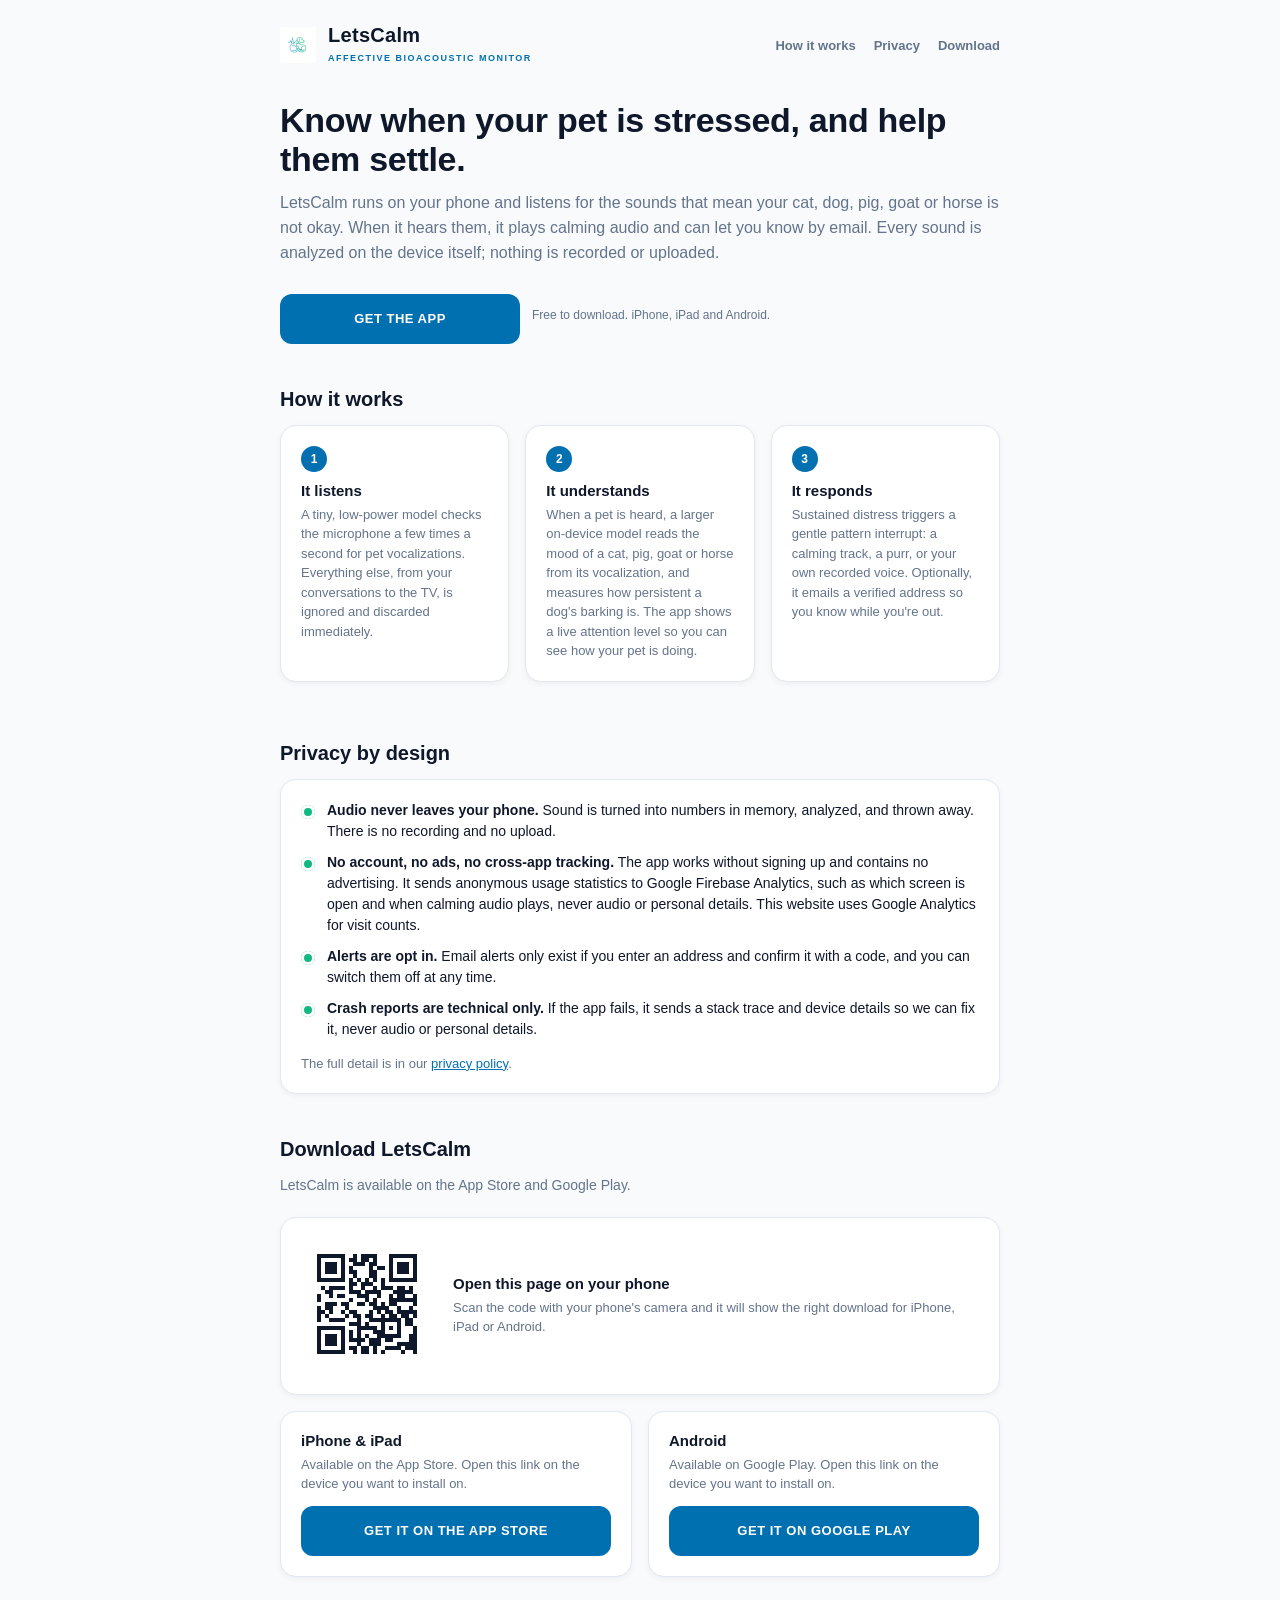
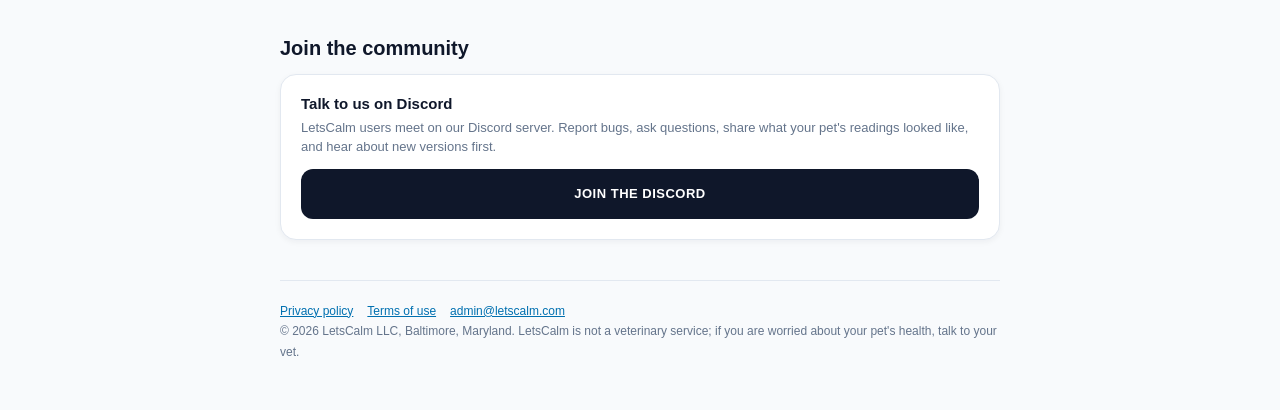
<file: index.html>
<!doctype html>
<html lang="en">
<head>
  <meta charset="utf-8">
  <meta name="viewport" content="width=device-width, initial-scale=1">
  <title>LetsCalm — on-device pet stress monitoring</title>
  <meta name="description" content="LetsCalm listens for signs of stress in your cat, dog, pig, goat or horse and responds with calming audio, with every sound processed on your phone and never uploaded.">
  <link rel="icon" href="icon.png">
  <link rel="stylesheet" href="style.css">
  <script src="analytics.js" defer></script>
</head>
<body>
<main>
  <header class="top">
    <a class="brand" href="/">
      <img src="icon.png" alt="">
      <div><strong>LetsCalm</strong><span>AFFECTIVE BIOACOUSTIC MONITOR</span></div>
    </a>
    <nav><a href="#how">How it works</a><a href="#privacy">Privacy</a><a href="#download">Download</a></nav>
  </header>

  <!-- HERO -->
  <h1>Know when your pet is stressed, and help them settle.</h1>
  <p class="lead">LetsCalm runs on your phone and listens for the sounds that mean your cat, dog, pig, goat or horse is not okay. When it hears them, it plays calming audio and can let you know by email. Every sound is analyzed on the device itself; nothing is recorded or uploaded.</p>
  <div class="hero-cta">
    <a class="btn" href="#download" id="hero-btn">Get the app</a>
    <span class="note" id="hero-note">Free to download. iPhone, iPad and Android.</span>
  </div>

  <!-- HOW IT WORKS -->
  <h2 class="section" id="how">How it works</h2>
  <div class="grid3">
    <div class="card">
      <div class="step-no">1</div>
      <h3>It listens</h3>
      <p>A tiny, low-power model checks the microphone a few times a second for pet vocalizations. Everything else, from your conversations to the TV, is ignored and discarded immediately.</p>
    </div>
    <div class="card">
      <div class="step-no">2</div>
      <h3>It understands</h3>
      <p>When a pet is heard, a larger on-device model reads the mood of a cat, pig, goat or horse from its vocalization, and measures how persistent a dog's barking is. The app shows a live attention level so you can see how your pet is doing.</p>
    </div>
    <div class="card">
      <div class="step-no">3</div>
      <h3>It responds</h3>
      <p>Sustained distress triggers a gentle pattern interrupt: a calming track, a purr, or your own recorded voice. Optionally, it emails a verified address so you know while you're out.</p>
    </div>
  </div>

  <!-- PRIVACY -->
  <h2 class="section" id="privacy">Privacy by design</h2>
  <div class="card">
    <ul class="checks">
      <li><b>Audio never leaves your phone.</b> Sound is turned into numbers in memory, analyzed, and thrown away. There is no recording and no upload.</li>
      <li><b>No account, no ads, no cross-app tracking.</b> The app works without signing up and contains no advertising. It sends anonymous usage statistics to Google Firebase Analytics, such as which screen is open and when calming audio plays, never audio or personal details. This website uses Google Analytics for visit counts.</li>
      <li><b>Alerts are opt in.</b> Email alerts only exist if you enter an address and confirm it with a code, and you can switch them off at any time.</li>
      <li><b>Crash reports are technical only.</b> If the app fails, it sends a stack trace and device details so we can fix it, never audio or personal details.</li>
    </ul>
    <p style="margin-top:14px">The full detail is in our <a href="/privacy.html">privacy policy</a>.</p>
  </div>

  <!-- DOWNLOAD -->
  <h2 class="section" id="download">Download LetsCalm</h2>
  <p class="lead" style="font-size:14px">LetsCalm is available on the App Store and Google Play.</p>

  <!-- iPhone / iPad -->
  <section id="ios" hidden>
    <div class="card">
      <h3>Install on iPhone or iPad</h3>
      <p>LetsCalm is on the App Store for iPhone and iPad.</p>
      <a class="btn" id="ios-link" href="#">Get it on the App Store</a>
    </div>
  </section>

  <!-- Android -->
  <section id="android" hidden>
    <div class="card">
      <h3>Install on Android</h3>
      <p>LetsCalm is on Google Play for Android phones and tablets.</p>
      <a class="btn" id="android-play" href="#">Get it on Google Play</a>
    </div>
  </section>

  <!-- Desktop / other -->
  <section id="all" hidden>
    <div class="card qr">
      <div id="qr-svg" aria-label="QR code for letscalm.com"><svg width="174" height="174" viewBox="-12 -12 198 198" class="segno"><path transform="scale(6)" class="qrline" stroke="#0f172a" d="M2 2.5h7m2 0h1m1 0h4m3 0h7m-25 1h1m5 0h1m1 0h2m1 0h2m1 0h1m3 0h1m5 0h1m-25 1h1m1 0h3m1 0h1m2 0h3m1 0h2m3 0h1m1 0h3m1 0h1m-25 1h1m1 0h3m1 0h1m1 0h1m4 0h1m1 0h2m1 0h1m1 0h3m1 0h1m-25 1h1m1 0h3m1 0h1m1 0h2m3 0h2m3 0h1m1 0h3m1 0h1m-25 1h1m5 0h1m2 0h1m3 0h2m3 0h1m5 0h1m-25 1h7m1 0h1m1 0h1m1 0h1m1 0h1m1 0h1m1 0h7m-17 1h2m1 0h3m2 0h1m-16 1h1m1 0h4m1 0h1m2 0h1m2 0h1m1 0h3m1 0h2m1 0h1m-22 1h2m4 0h3m1 0h4m3 0h5m-24 1h1m2 0h1m1 0h2m3 0h3m2 0h1m2 0h1m1 0h2m2 0h1m-25 1h1m7 0h1m3 0h1m1 0h1m3 0h7m-23 1h3m1 0h2m2 0h2m1 0h2m1 0h1m1 0h2m4 0h1m-25 1h1m1 0h2m3 0h1m6 0h4m2 0h1m2 0h1m-24 1h2m1 0h1m2 0h1m1 0h2m3 0h1m1 0h1m1 0h2m1 0h5m-25 1h1m1 0h1m4 0h1m1 0h2m1 0h2m2 0h1m1 0h2m1 0h2m1 0h1m-25 1h1m2 0h4m3 0h1m2 0h8m1 0h2m-16 1h3m1 0h1m3 0h1m3 0h1m1 0h2m-24 1h7m3 0h5m1 0h1m1 0h1m1 0h1m3 0h1m-25 1h1m5 0h1m1 0h1m1 0h1m3 0h3m3 0h1m3 0h1m-25 1h1m1 0h3m1 0h1m1 0h1m1 0h1m1 0h1m2 0h6m2 0h2m-25 1h1m1 0h3m1 0h1m1 0h4m1 0h3m1 0h2m4 0h2m-25 1h1m1 0h3m1 0h1m3 0h1m2 0h3m4 0h5m-25 1h1m5 0h1m1 0h2m1 0h2m1 0h1m2 0h4m1 0h3m-25 1h7m2 0h1m1 0h2m1 0h1m1 0h1m4 0h1m2 0h1"/></svg></div>
      <div>
        <h3>Open this page on your phone</h3>
        <p style="margin:0">Scan the code with your phone's camera and it will show the right download for iPhone, iPad or Android.</p>
      </div>
    </div>
    <div class="grid">
      <div class="card">
        <h3>iPhone &amp; iPad</h3>
        <p>Available on the App Store. Open this link on the device you want to install on.</p>
        <a class="btn" id="ios-link-2" href="#">Get it on the App Store</a>
      </div>
      <div class="card">
        <h3>Android</h3>
        <p>Available on Google Play. Open this link on the device you want to install on.</p>
        <a class="btn" id="android-play-2" href="#">Get it on Google Play</a>
      </div>
    </div>
  </section>

  <!-- COMMUNITY -->
  <h2 class="section" id="community">Join the community</h2>
  <div class="card">
    <h3>Talk to us on Discord</h3>
    <p>LetsCalm users meet on our Discord server. Report bugs, ask questions, share what your pet's readings looked like, and hear about new versions first.</p>
    <a class="btn dark" id="discord-link" href="#" rel="noopener" target="_blank">Join the Discord</a>
  </div>

  <footer>
    <a href="/privacy.html">Privacy policy</a><a href="/terms.html">Terms of use</a><a href="mailto:admin@letscalm.com">admin@letscalm.com</a><br>
    © 2026 LetsCalm LLC, Baltimore, Maryland. LetsCalm is not a veterinary service; if you are worried about your pet's health, talk to your vet.
  </footer>
</main>

<script>
  // --- Store links. ---
  const LINKS = {
    ios: 'https://apps.apple.com/app/id6782188883',
    androidPlay: 'https://play.google.com/store/apps/details?id=com.letscalm.mobile',
    discord: 'https://discord.gg/NavzxsYyVa',
  };

  for (const id of ['ios-link', 'ios-link-2']) document.getElementById(id).href = LINKS.ios;
  for (const id of ['android-play', 'android-play-2']) document.getElementById(id).href = LINKS.androidPlay;
  document.getElementById('discord-link').href = LINKS.discord;

  // --- Detection. `?os=ios|android|all` forces a view for testing. ---
  const ua = navigator.userAgent;
  const forced = new URLSearchParams(location.search).get('os');
  const isAndroid = /Android/.test(ua);
  const isIOS = !isAndroid && (/iPhone|iPad|iPod/.test(ua)
    || (navigator.platform === 'MacIntel' && navigator.maxTouchPoints > 1)); // iPadOS reports itself as a Mac
  const view = forced || (isAndroid ? 'android' : isIOS ? 'ios' : 'all');
  document.getElementById(view).hidden = false;

  // On a phone the hero button can go straight to the store link.
  if (view === 'ios') {
    document.getElementById('hero-btn').href = LINKS.ios;
    document.getElementById('hero-btn').textContent = 'Get it on the App Store';
    document.getElementById('hero-note').textContent = 'Free to download. Opens the App Store.';
  } else if (view === 'android') {
    document.getElementById('hero-btn').href = LINKS.androidPlay;
    document.getElementById('hero-btn').textContent = 'Get it on Google Play';
    document.getElementById('hero-note').textContent = 'Free to download. Opens Google Play.';
  }
</script>
</body>
</html>
</file>
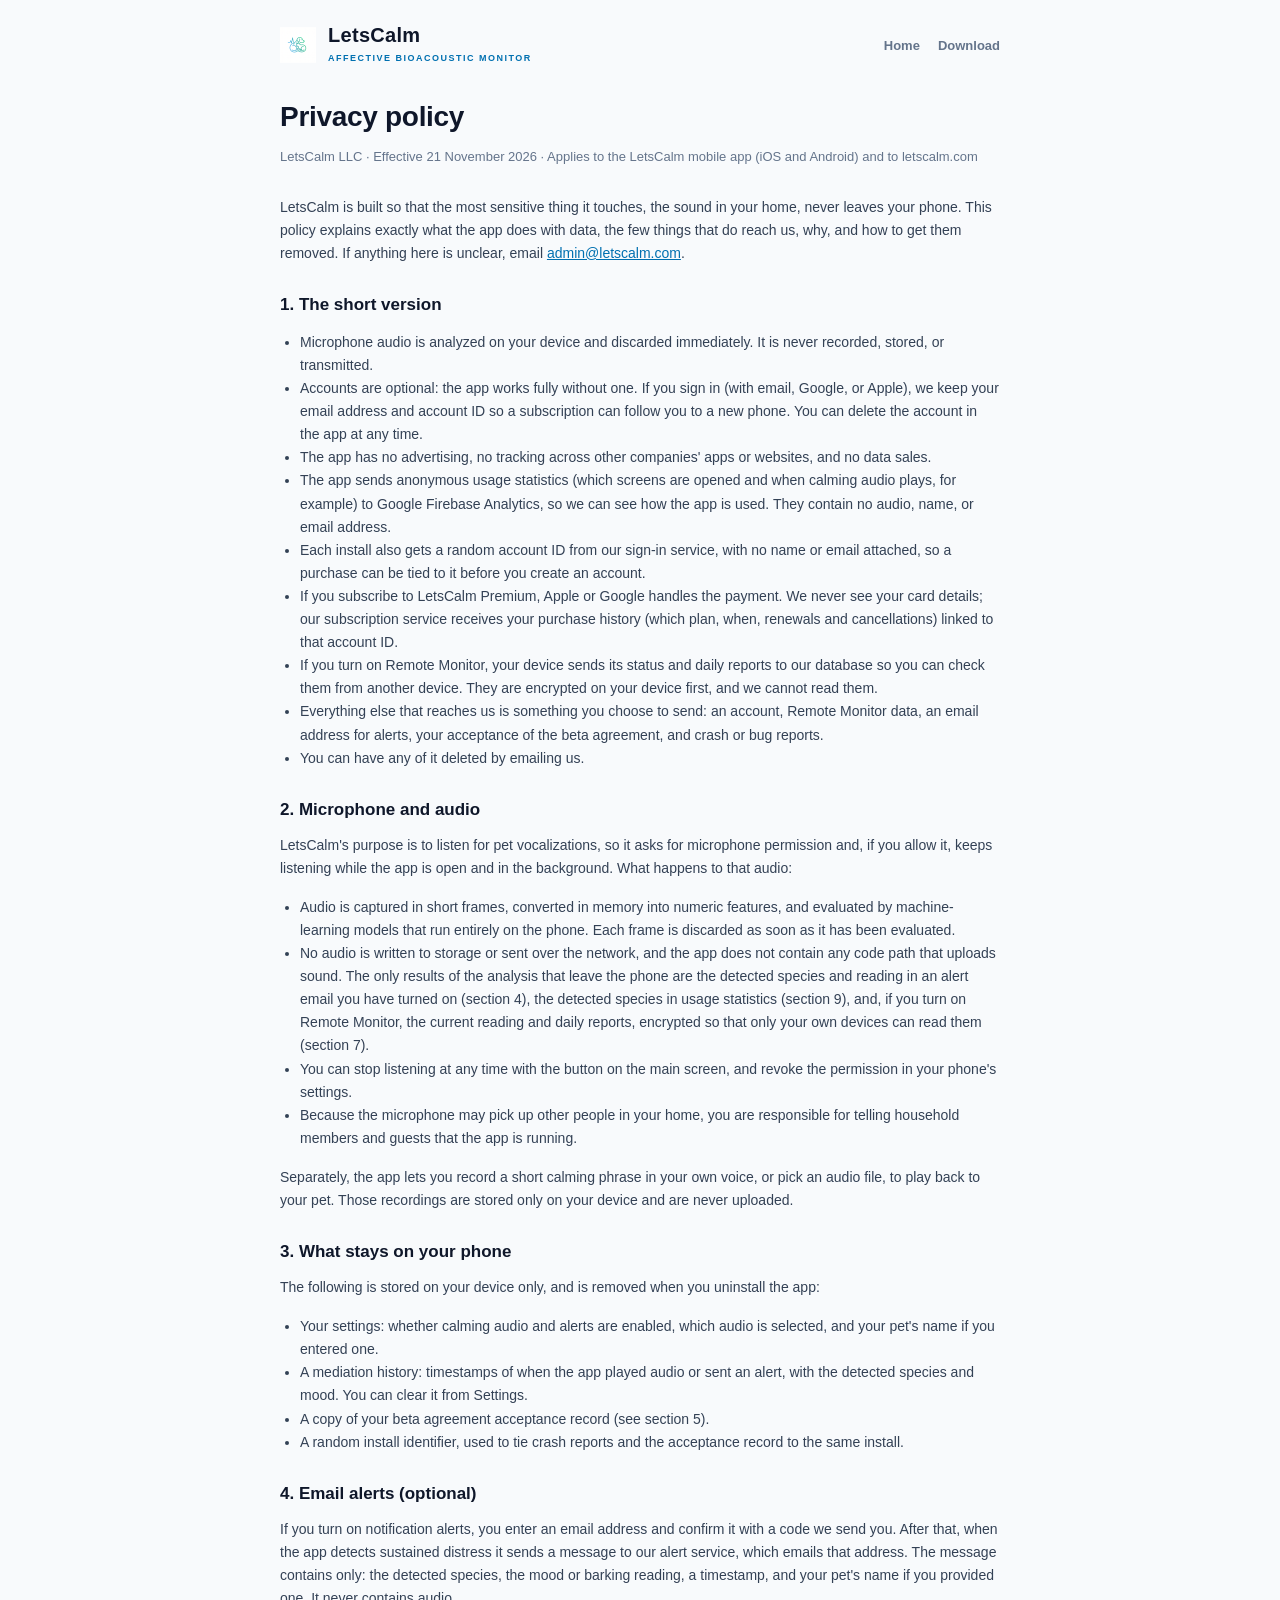
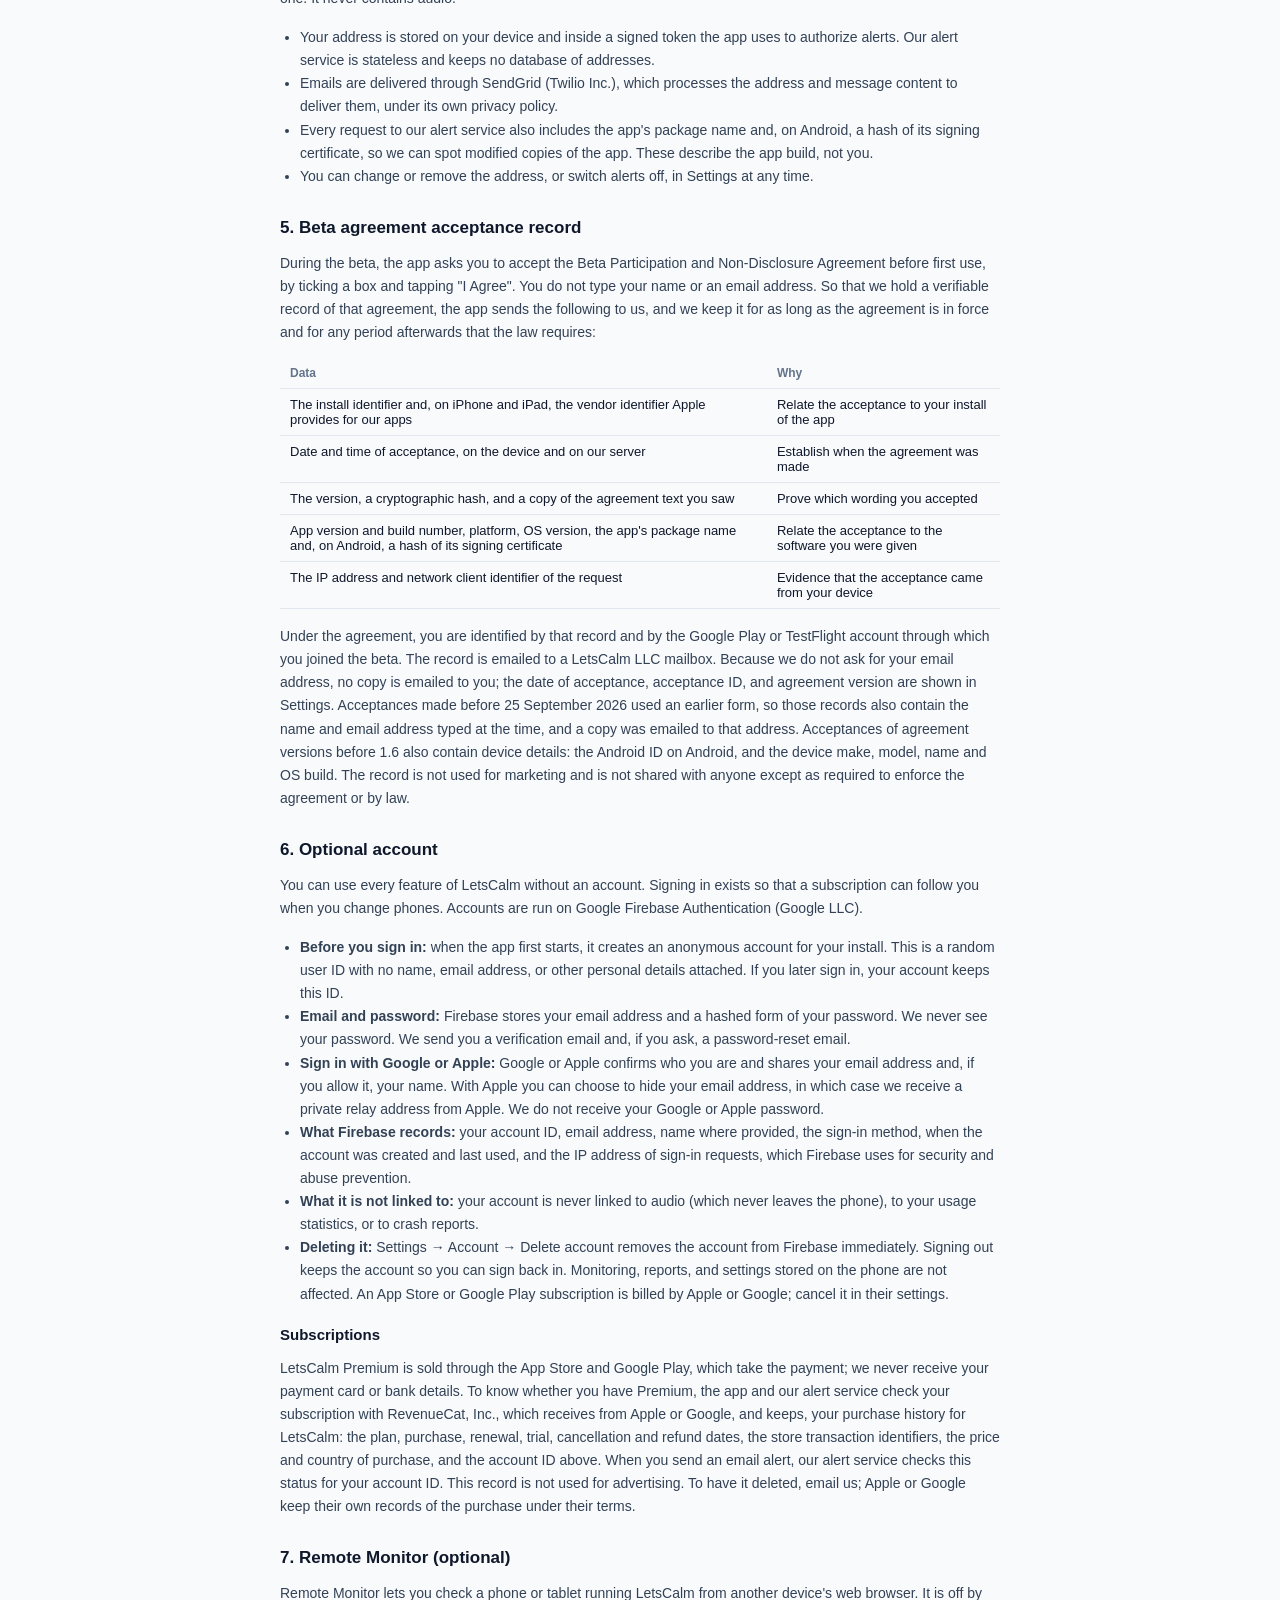
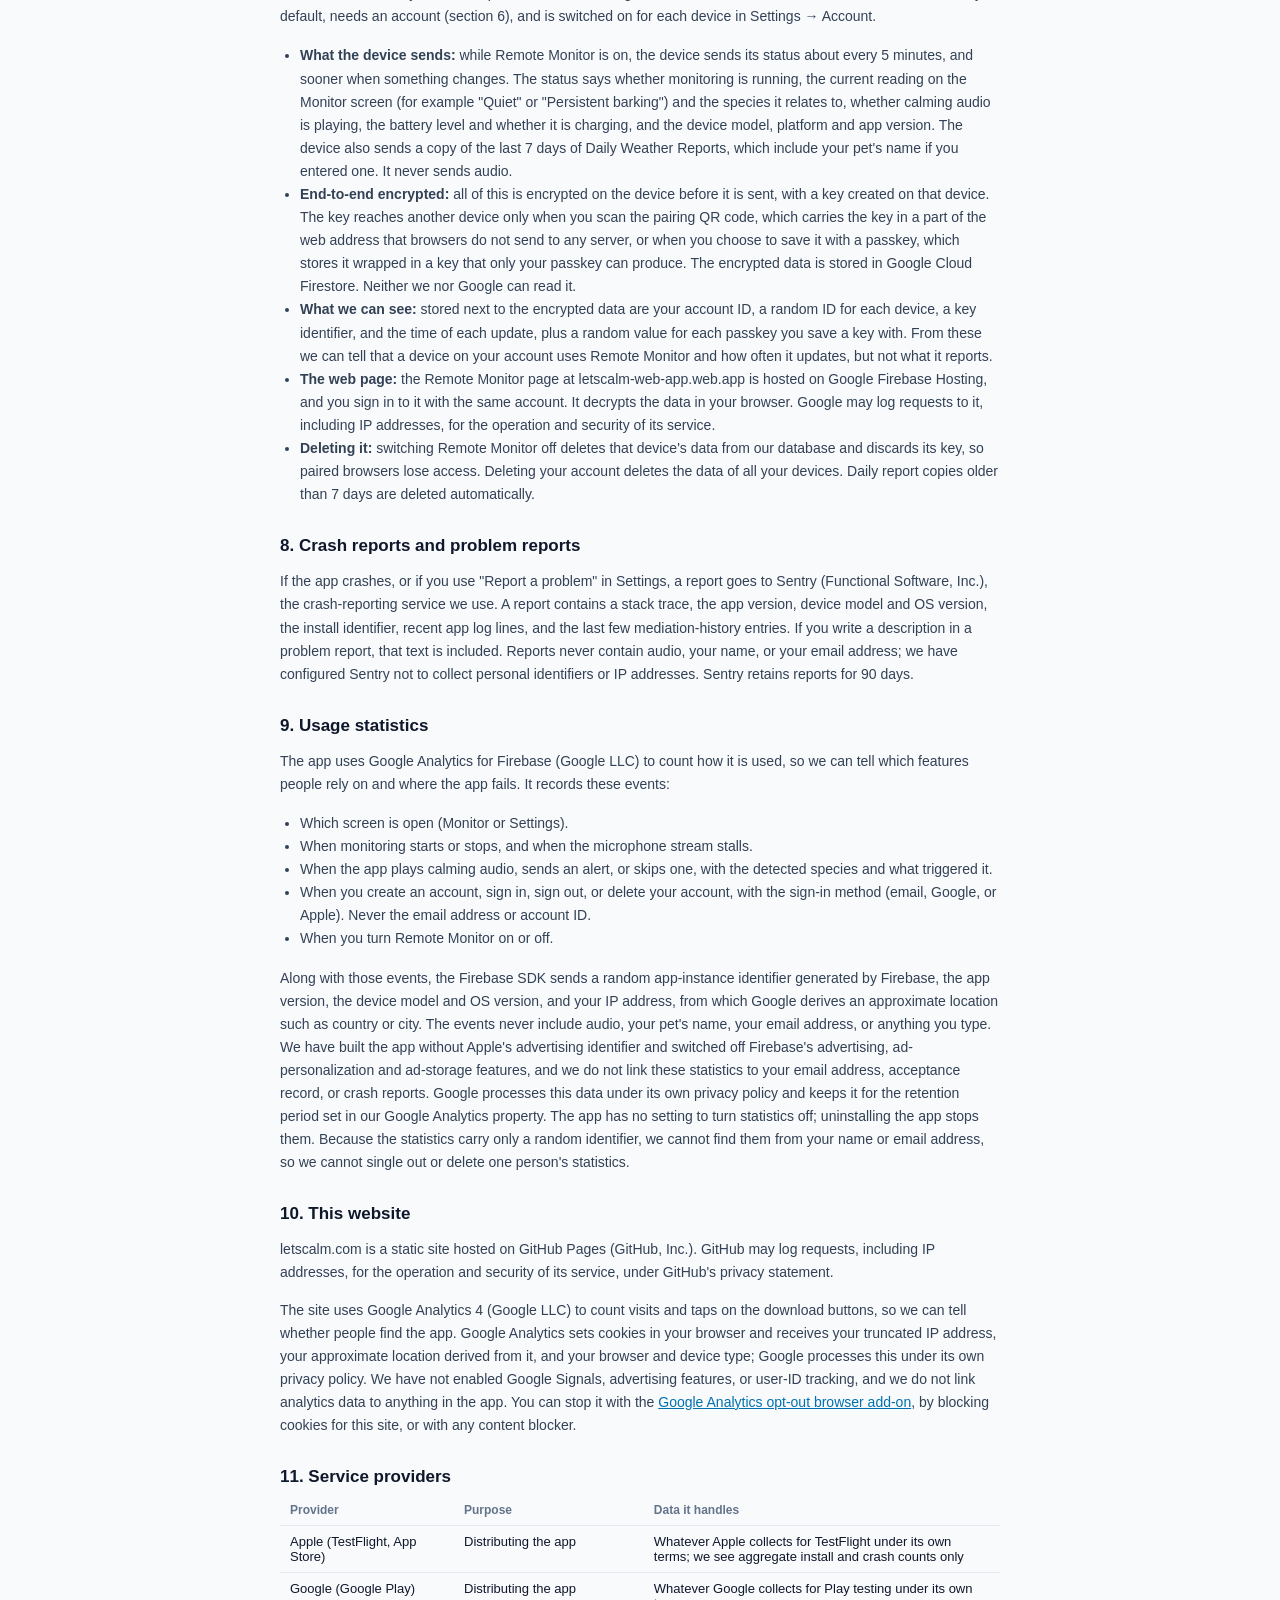
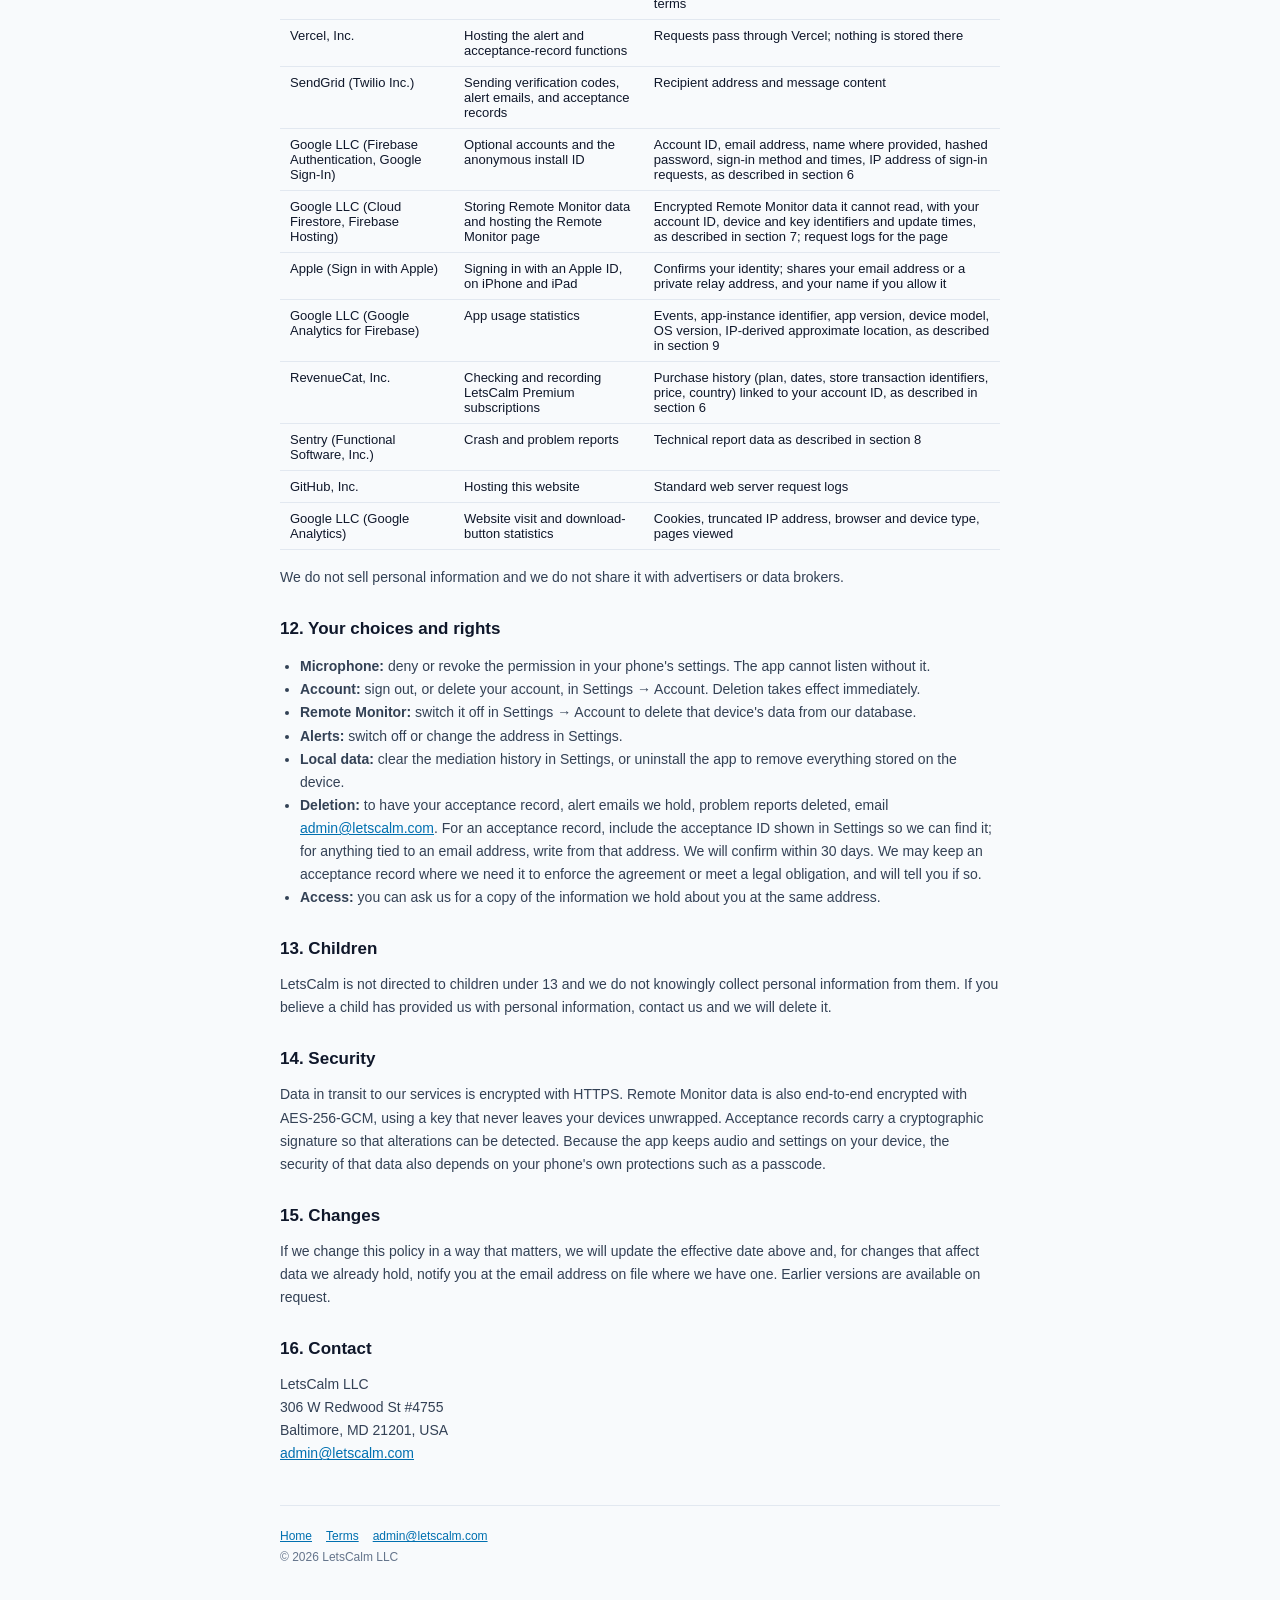
<file: privacy.html>
<!doctype html>
<html lang="en">
<head>
  <meta charset="utf-8">
  <meta name="viewport" content="width=device-width, initial-scale=1">
  <title>LetsCalm privacy policy</title>
  <meta name="description" content="What the LetsCalm app collects, what it never collects, and how LetsCalm LLC uses it.">
  <link rel="icon" href="icon.png">
  <link rel="stylesheet" href="style.css">
  <script src="analytics.js" defer></script>
</head>
<body>
<main class="legal">
  <header class="top">
    <a class="brand" href="/">
      <img src="icon.png" alt="">
      <div><strong>LetsCalm</strong><span>AFFECTIVE BIOACOUSTIC MONITOR</span></div>
    </a>
    <nav><a href="/">Home</a><a href="/#download">Download</a></nav>
  </header>

  <h1>Privacy policy</h1>
  <p class="meta">LetsCalm LLC · Effective 21 November 2026 · Applies to the LetsCalm mobile app (iOS and Android) and to letscalm.com</p>

  <p>LetsCalm is built so that the most sensitive thing it touches, the sound in your home, never leaves your phone. This policy explains exactly what the app does with data, the few things that do reach us, why, and how to get them removed. If anything here is unclear, email <a href="mailto:admin@letscalm.com">admin@letscalm.com</a>.</p>

  <h2>1. The short version</h2>
  <ul>
    <li>Microphone audio is analyzed on your device and discarded immediately. It is never recorded, stored, or transmitted.</li>
    <li>Accounts are optional: the app works fully without one. If you sign in (with email, Google, or Apple), we keep your email address and account ID so a subscription can follow you to a new phone. You can delete the account in the app at any time.</li>
    <li>The app has no advertising, no tracking across other companies' apps or websites, and no data sales.</li>
    <li>The app sends anonymous usage statistics (which screens are opened and when calming audio plays, for example) to Google Firebase Analytics, so we can see how the app is used. They contain no audio, name, or email address.</li>
    <li>Each install also gets a random account ID from our sign-in service, with no name or email attached, so a purchase can be tied to it before you create an account.</li>
    <li>If you subscribe to LetsCalm Premium, Apple or Google handles the payment. We never see your card details; our subscription service receives your purchase history (which plan, when, renewals and cancellations) linked to that account ID.</li>
    <li>If you turn on Remote Monitor, your device sends its status and daily reports to our database so you can check them from another device. They are encrypted on your device first, and we cannot read them.</li>
    <li>Everything else that reaches us is something you choose to send: an account, Remote Monitor data, an email address for alerts, your acceptance of the beta agreement, and crash or bug reports.</li>
    <li>You can have any of it deleted by emailing us.</li>
  </ul>

  <h2>2. Microphone and audio</h2>
  <p>LetsCalm's purpose is to listen for pet vocalizations, so it asks for microphone permission and, if you allow it, keeps listening while the app is open and in the background. What happens to that audio:</p>
  <ul>
    <li>Audio is captured in short frames, converted in memory into numeric features, and evaluated by machine-learning models that run entirely on the phone. Each frame is discarded as soon as it has been evaluated.</li>
    <li>No audio is written to storage or sent over the network, and the app does not contain any code path that uploads sound. The only results of the analysis that leave the phone are the detected species and reading in an alert email you have turned on (section 4), the detected species in usage statistics (section 9), and, if you turn on Remote Monitor, the current reading and daily reports, encrypted so that only your own devices can read them (section 7).</li>
    <li>You can stop listening at any time with the button on the main screen, and revoke the permission in your phone's settings.</li>
    <li>Because the microphone may pick up other people in your home, you are responsible for telling household members and guests that the app is running.</li>
  </ul>
  <p>Separately, the app lets you record a short calming phrase in your own voice, or pick an audio file, to play back to your pet. Those recordings are stored only on your device and are never uploaded.</p>

  <h2>3. What stays on your phone</h2>
  <p>The following is stored on your device only, and is removed when you uninstall the app:</p>
  <ul>
    <li>Your settings: whether calming audio and alerts are enabled, which audio is selected, and your pet's name if you entered one.</li>
    <li>A mediation history: timestamps of when the app played audio or sent an alert, with the detected species and mood. You can clear it from Settings.</li>
    <li>A copy of your beta agreement acceptance record (see section 5).</li>
    <li>A random install identifier, used to tie crash reports and the acceptance record to the same install.</li>
  </ul>

  <h2>4. Email alerts (optional)</h2>
  <p>If you turn on notification alerts, you enter an email address and confirm it with a code we send you. After that, when the app detects sustained distress it sends a message to our alert service, which emails that address. The message contains only: the detected species, the mood or barking reading, a timestamp, and your pet's name if you provided one. It never contains audio.</p>
  <ul>
    <li>Your address is stored on your device and inside a signed token the app uses to authorize alerts. Our alert service is stateless and keeps no database of addresses.</li>
    <li>Emails are delivered through SendGrid (Twilio Inc.), which processes the address and message content to deliver them, under its own privacy policy.</li>
    <li>Every request to our alert service also includes the app's package name and, on Android, a hash of its signing certificate, so we can spot modified copies of the app. These describe the app build, not you.</li>
    <li>You can change or remove the address, or switch alerts off, in Settings at any time.</li>
  </ul>

  <h2>5. Beta agreement acceptance record</h2>
  <p>During the beta, the app asks you to accept the Beta Participation and Non-Disclosure Agreement before first use, by ticking a box and tapping "I Agree". You do not type your name or an email address. So that we hold a verifiable record of that agreement, the app sends the following to us, and we keep it for as long as the agreement is in force and for any period afterwards that the law requires:</p>
  <table>
    <tr><th>Data</th><th>Why</th></tr>
    <tr><td>The install identifier and, on iPhone and iPad, the vendor identifier Apple provides for our apps</td><td>Relate the acceptance to your install of the app</td></tr>
    <tr><td>Date and time of acceptance, on the device and on our server</td><td>Establish when the agreement was made</td></tr>
    <tr><td>The version, a cryptographic hash, and a copy of the agreement text you saw</td><td>Prove which wording you accepted</td></tr>
    <tr><td>App version and build number, platform, OS version, the app's package name and, on Android, a hash of its signing certificate</td><td>Relate the acceptance to the software you were given</td></tr>
    <tr><td>The IP address and network client identifier of the request</td><td>Evidence that the acceptance came from your device</td></tr>
  </table>
  <p>Under the agreement, you are identified by that record and by the Google Play or TestFlight account through which you joined the beta. The record is emailed to a LetsCalm LLC mailbox. Because we do not ask for your email address, no copy is emailed to you; the date of acceptance, acceptance ID, and agreement version are shown in Settings. Acceptances made before 25 September 2026 used an earlier form, so those records also contain the name and email address typed at the time, and a copy was emailed to that address. Acceptances of agreement versions before 1.6 also contain device details: the Android ID on Android, and the device make, model, name and OS build. The record is not used for marketing and is not shared with anyone except as required to enforce the agreement or by law.</p>

  <h2>6. Optional account</h2>
  <p>You can use every feature of LetsCalm without an account. Signing in exists so that a subscription can follow you when you change phones. Accounts are run on Google Firebase Authentication (Google LLC).</p>
  <ul>
    <li><b>Before you sign in:</b> when the app first starts, it creates an anonymous account for your install. This is a random user ID with no name, email address, or other personal details attached. If you later sign in, your account keeps this ID.</li>
    <li><b>Email and password:</b> Firebase stores your email address and a hashed form of your password. We never see your password. We send you a verification email and, if you ask, a password-reset email.</li>
    <li><b>Sign in with Google or Apple:</b> Google or Apple confirms who you are and shares your email address and, if you allow it, your name. With Apple you can choose to hide your email address, in which case we receive a private relay address from Apple. We do not receive your Google or Apple password.</li>
    <li><b>What Firebase records:</b> your account ID, email address, name where provided, the sign-in method, when the account was created and last used, and the IP address of sign-in requests, which Firebase uses for security and abuse prevention.</li>
    <li><b>What it is not linked to:</b> your account is never linked to audio (which never leaves the phone), to your usage statistics, or to crash reports.</li>
    <li><b>Deleting it:</b> Settings → Account → Delete account removes the account from Firebase immediately. Signing out keeps the account so you can sign back in. Monitoring, reports, and settings stored on the phone are not affected. An App Store or Google Play subscription is billed by Apple or Google; cancel it in their settings.</li>
  </ul>

  <h3>Subscriptions</h3>
  <p>LetsCalm Premium is sold through the App Store and Google Play, which take the payment; we never receive your payment card or bank details. To know whether you have Premium, the app and our alert service check your subscription with RevenueCat, Inc., which receives from Apple or Google, and keeps, your purchase history for LetsCalm: the plan, purchase, renewal, trial, cancellation and refund dates, the store transaction identifiers, the price and country of purchase, and the account ID above. When you send an email alert, our alert service checks this status for your account ID. This record is not used for advertising. To have it deleted, email us; Apple or Google keep their own records of the purchase under their terms.</p>

  <h2>7. Remote Monitor (optional)</h2>
  <p>Remote Monitor lets you check a phone or tablet running LetsCalm from another device's web browser. It is off by default, needs an account (section 6), and is switched on for each device in Settings → Account.</p>
  <ul>
    <li><b>What the device sends:</b> while Remote Monitor is on, the device sends its status about every 5 minutes, and sooner when something changes. The status says whether monitoring is running, the current reading on the Monitor screen (for example "Quiet" or "Persistent barking") and the species it relates to, whether calming audio is playing, the battery level and whether it is charging, and the device model, platform and app version. The device also sends a copy of the last 7 days of Daily Weather Reports, which include your pet's name if you entered one. It never sends audio.</li>
    <li><b>End-to-end encrypted:</b> all of this is encrypted on the device before it is sent, with a key created on that device. The key reaches another device only when you scan the pairing QR code, which carries the key in a part of the web address that browsers do not send to any server, or when you choose to save it with a passkey, which stores it wrapped in a key that only your passkey can produce. The encrypted data is stored in Google Cloud Firestore. Neither we nor Google can read it.</li>
    <li><b>What we can see:</b> stored next to the encrypted data are your account ID, a random ID for each device, a key identifier, and the time of each update, plus a random value for each passkey you save a key with. From these we can tell that a device on your account uses Remote Monitor and how often it updates, but not what it reports.</li>
    <li><b>The web page:</b> the Remote Monitor page at letscalm-web-app.web.app is hosted on Google Firebase Hosting, and you sign in to it with the same account. It decrypts the data in your browser. Google may log requests to it, including IP addresses, for the operation and security of its service.</li>
    <li><b>Deleting it:</b> switching Remote Monitor off deletes that device's data from our database and discards its key, so paired browsers lose access. Deleting your account deletes the data of all your devices. Daily report copies older than 7 days are deleted automatically.</li>
  </ul>

  <h2>8. Crash reports and problem reports</h2>
  <p>If the app crashes, or if you use "Report a problem" in Settings, a report goes to Sentry (Functional Software, Inc.), the crash-reporting service we use. A report contains a stack trace, the app version, device model and OS version, the install identifier, recent app log lines, and the last few mediation-history entries. If you write a description in a problem report, that text is included. Reports never contain audio, your name, or your email address; we have configured Sentry not to collect personal identifiers or IP addresses. Sentry retains reports for 90 days.</p>

  <h2>9. Usage statistics</h2>
  <p>The app uses Google Analytics for Firebase (Google LLC) to count how it is used, so we can tell which features people rely on and where the app fails. It records these events:</p>
  <ul>
    <li>Which screen is open (Monitor or Settings).</li>
    <li>When monitoring starts or stops, and when the microphone stream stalls.</li>
    <li>When the app plays calming audio, sends an alert, or skips one, with the detected species and what triggered it.</li>
    <li>When you create an account, sign in, sign out, or delete your account, with the sign-in method (email, Google, or Apple). Never the email address or account ID.</li>
    <li>When you turn Remote Monitor on or off.</li>
  </ul>
  <p>Along with those events, the Firebase SDK sends a random app-instance identifier generated by Firebase, the app version, the device model and OS version, and your IP address, from which Google derives an approximate location such as country or city. The events never include audio, your pet's name, your email address, or anything you type. We have built the app without Apple's advertising identifier and switched off Firebase's advertising, ad-personalization and ad-storage features, and we do not link these statistics to your email address, acceptance record, or crash reports. Google processes this data under its own privacy policy and keeps it for the retention period set in our Google Analytics property. The app has no setting to turn statistics off; uninstalling the app stops them. Because the statistics carry only a random identifier, we cannot find them from your name or email address, so we cannot single out or delete one person's statistics.</p>

  <h2>10. This website</h2>
  <p>letscalm.com is a static site hosted on GitHub Pages (GitHub, Inc.). GitHub may log requests, including IP addresses, for the operation and security of its service, under GitHub's privacy statement.</p>
  <p>The site uses Google Analytics 4 (Google LLC) to count visits and taps on the download buttons, so we can tell whether people find the app. Google Analytics sets cookies in your browser and receives your truncated IP address, your approximate location derived from it, and your browser and device type; Google processes this under its own privacy policy. We have not enabled Google Signals, advertising features, or user-ID tracking, and we do not link analytics data to anything in the app. You can stop it with the <a href="https://tools.google.com/dlpage/gaoptout" rel="noopener">Google Analytics opt-out browser add-on</a>, by blocking cookies for this site, or with any content blocker.</p>

  <h2>11. Service providers</h2>
  <table>
    <tr><th>Provider</th><th>Purpose</th><th>Data it handles</th></tr>
    <tr><td>Apple (TestFlight, App Store)</td><td>Distributing the app</td><td>Whatever Apple collects for TestFlight under its own terms; we see aggregate install and crash counts only</td></tr>
    <tr><td>Google (Google Play)</td><td>Distributing the app</td><td>Whatever Google collects for Play testing under its own terms</td></tr>
    <tr><td>Vercel, Inc.</td><td>Hosting the alert and acceptance-record functions</td><td>Requests pass through Vercel; nothing is stored there</td></tr>
    <tr><td>SendGrid (Twilio Inc.)</td><td>Sending verification codes, alert emails, and acceptance records</td><td>Recipient address and message content</td></tr>
    <tr><td>Google LLC (Firebase Authentication, Google Sign-In)</td><td>Optional accounts and the anonymous install ID</td><td>Account ID, email address, name where provided, hashed password, sign-in method and times, IP address of sign-in requests, as described in section 6</td></tr>
    <tr><td>Google LLC (Cloud Firestore, Firebase Hosting)</td><td>Storing Remote Monitor data and hosting the Remote Monitor page</td><td>Encrypted Remote Monitor data it cannot read, with your account ID, device and key identifiers and update times, as described in section 7; request logs for the page</td></tr>
    <tr><td>Apple (Sign in with Apple)</td><td>Signing in with an Apple ID, on iPhone and iPad</td><td>Confirms your identity; shares your email address or a private relay address, and your name if you allow it</td></tr>
    <tr><td>Google LLC (Google Analytics for Firebase)</td><td>App usage statistics</td><td>Events, app-instance identifier, app version, device model, OS version, IP-derived approximate location, as described in section 9</td></tr>
    <tr><td>RevenueCat, Inc.</td><td>Checking and recording LetsCalm Premium subscriptions</td><td>Purchase history (plan, dates, store transaction identifiers, price, country) linked to your account ID, as described in section 6</td></tr>
    <tr><td>Sentry (Functional Software, Inc.)</td><td>Crash and problem reports</td><td>Technical report data as described in section 8</td></tr>
    <tr><td>GitHub, Inc.</td><td>Hosting this website</td><td>Standard web server request logs</td></tr>
    <tr><td>Google LLC (Google Analytics)</td><td>Website visit and download-button statistics</td><td>Cookies, truncated IP address, browser and device type, pages viewed</td></tr>
  </table>
  <p>We do not sell personal information and we do not share it with advertisers or data brokers.</p>

  <h2>12. Your choices and rights</h2>
  <ul>
    <li><b>Microphone:</b> deny or revoke the permission in your phone's settings. The app cannot listen without it.</li>
    <li><b>Account:</b> sign out, or delete your account, in Settings → Account. Deletion takes effect immediately.</li>
    <li><b>Remote Monitor:</b> switch it off in Settings → Account to delete that device's data from our database.</li>
    <li><b>Alerts:</b> switch off or change the address in Settings.</li>
    <li><b>Local data:</b> clear the mediation history in Settings, or uninstall the app to remove everything stored on the device.</li>
    <li><b>Deletion:</b> to have your acceptance record, alert emails we hold, problem reports deleted, email <a href="mailto:admin@letscalm.com">admin@letscalm.com</a>. For an acceptance record, include the acceptance ID shown in Settings so we can find it; for anything tied to an email address, write from that address. We will confirm within 30 days. We may keep an acceptance record where we need it to enforce the agreement or meet a legal obligation, and will tell you if so.</li>
    <li><b>Access:</b> you can ask us for a copy of the information we hold about you at the same address.</li>
  </ul>

  <h2>13. Children</h2>
  <p>LetsCalm is not directed to children under 13 and we do not knowingly collect personal information from them. If you believe a child has provided us with personal information, contact us and we will delete it.</p>

  <h2>14. Security</h2>
  <p>Data in transit to our services is encrypted with HTTPS. Remote Monitor data is also end-to-end encrypted with AES-256-GCM, using a key that never leaves your devices unwrapped. Acceptance records carry a cryptographic signature so that alterations can be detected. Because the app keeps audio and settings on your device, the security of that data also depends on your phone's own protections such as a passcode.</p>

  <h2>15. Changes</h2>
  <p>If we change this policy in a way that matters, we will update the effective date above and, for changes that affect data we already hold, notify you at the email address on file where we have one. Earlier versions are available on request.</p>

  <h2>16. Contact</h2>
  <p>LetsCalm LLC<br>306 W Redwood St #4755<br>Baltimore, MD 21201, USA<br><a href="mailto:admin@letscalm.com">admin@letscalm.com</a></p>

  <footer>
    <a href="/">Home</a><a href="/terms.html">Terms</a><a href="mailto:admin@letscalm.com">admin@letscalm.com</a><br>
    © 2026 LetsCalm LLC
  </footer>
</main>
</body>
</html>
</file>
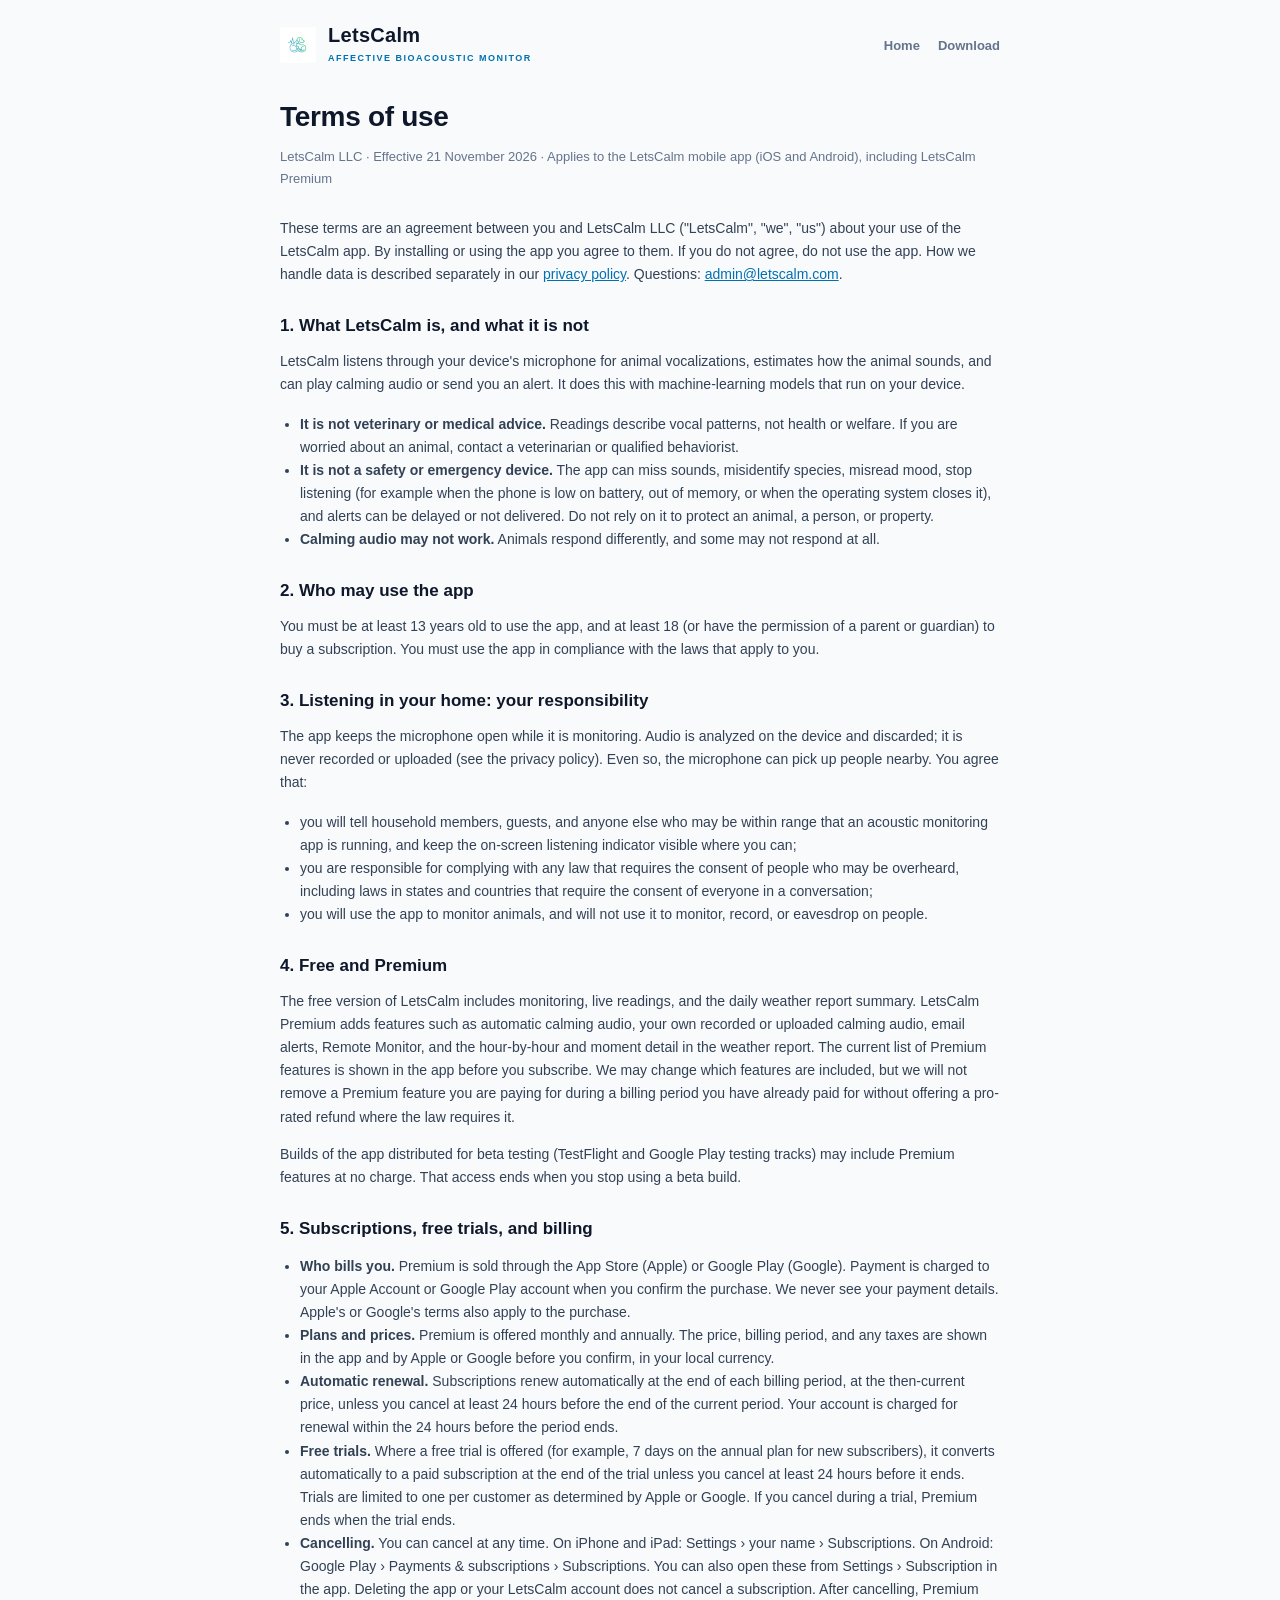
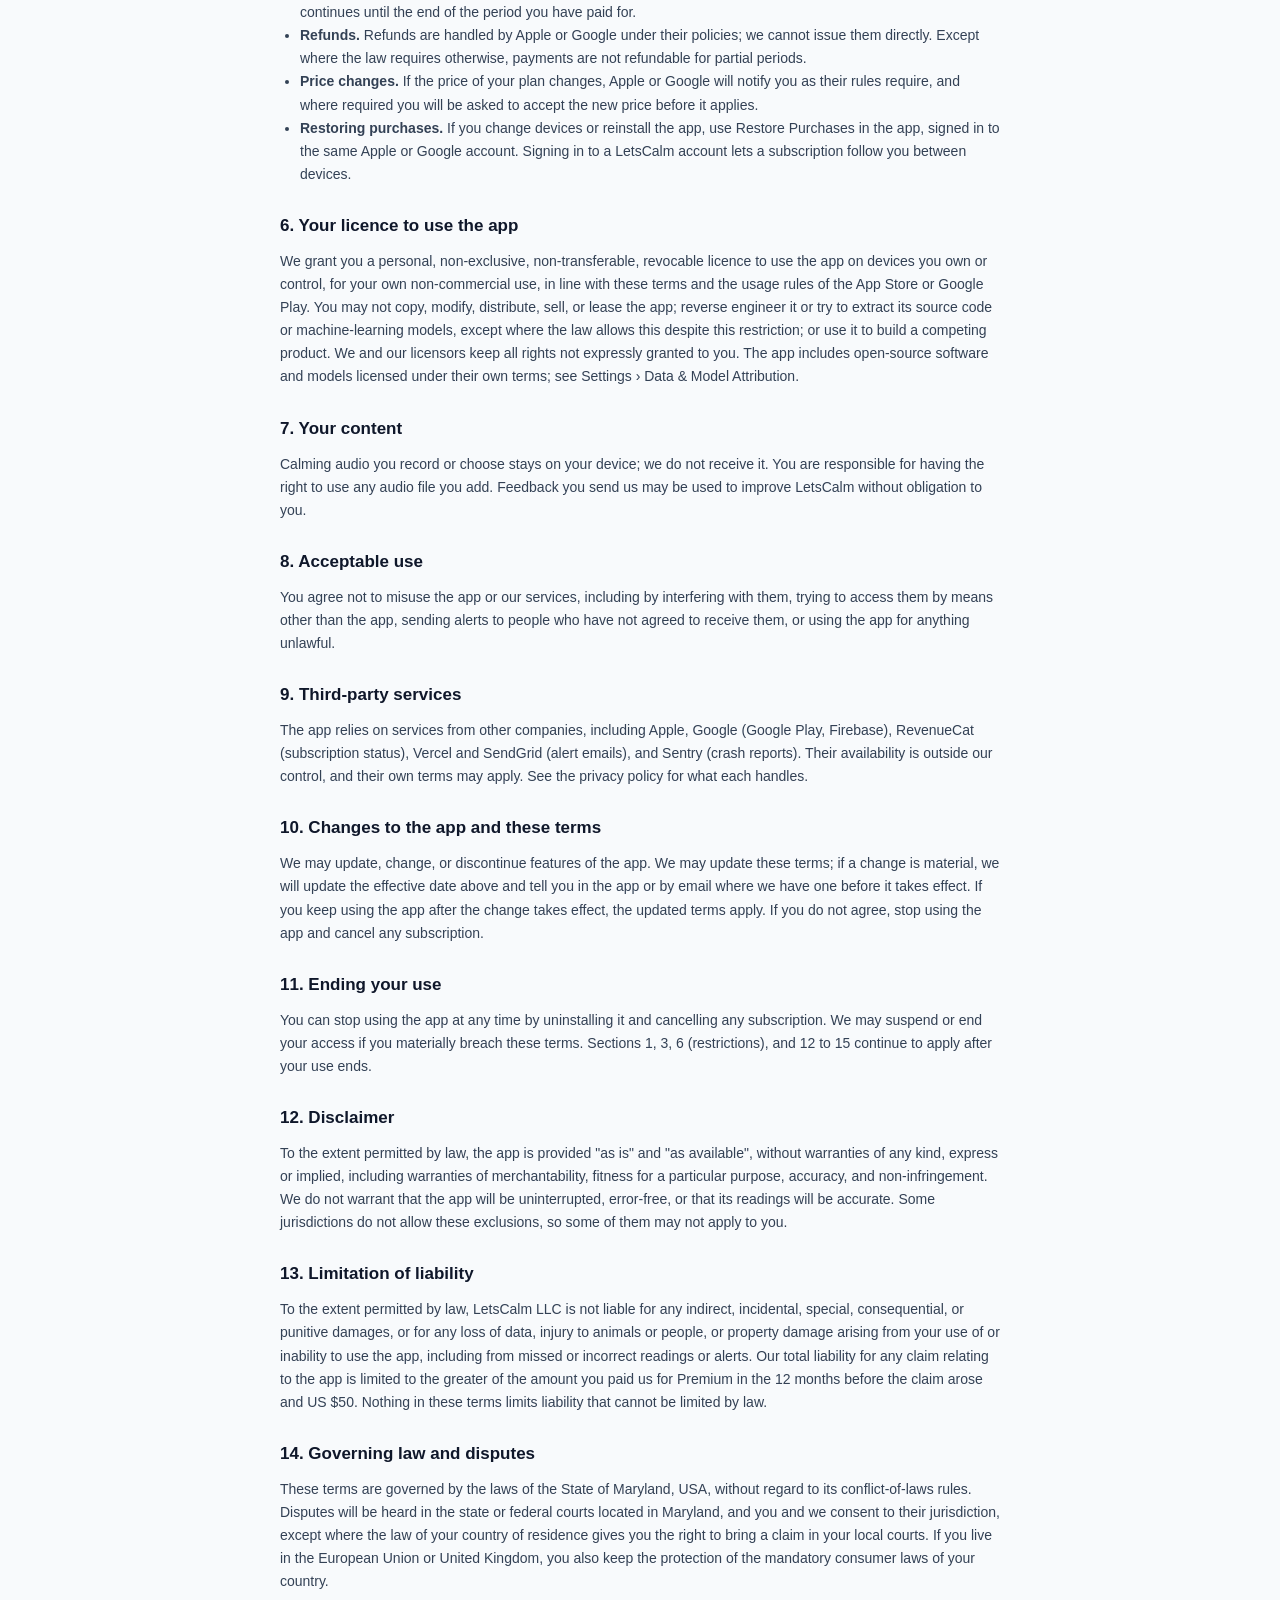
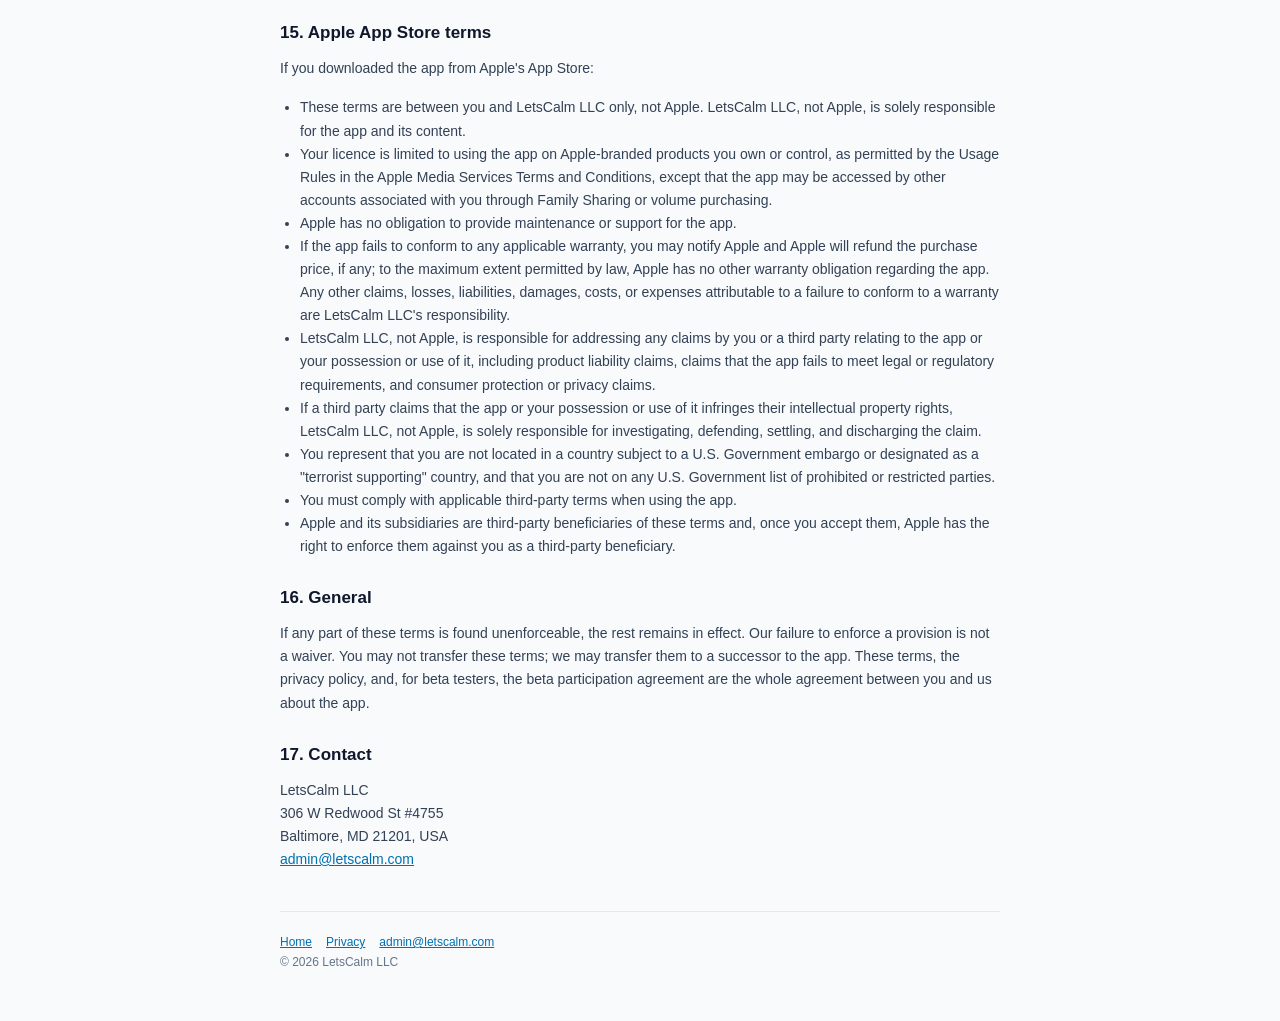
<file: terms.html>
<!doctype html>
<html lang="en">
<head>
  <meta charset="utf-8">
  <meta name="viewport" content="width=device-width, initial-scale=1">
  <title>LetsCalm terms of use</title>
  <meta name="description" content="The terms for using the LetsCalm app, including LetsCalm Premium subscriptions.">
  <link rel="icon" href="icon.png">
  <link rel="stylesheet" href="style.css">
  <script src="analytics.js" defer></script>
</head>
<body>
<main class="legal">
  <header class="top">
    <a class="brand" href="/">
      <img src="icon.png" alt="">
      <div><strong>LetsCalm</strong><span>AFFECTIVE BIOACOUSTIC MONITOR</span></div>
    </a>
    <nav><a href="/">Home</a><a href="/#download">Download</a></nav>
  </header>

  <h1>Terms of use</h1>
  <p class="meta">LetsCalm LLC · Effective 21 November 2026 · Applies to the LetsCalm mobile app (iOS and Android), including LetsCalm Premium</p>

  <p>These terms are an agreement between you and LetsCalm LLC ("LetsCalm", "we", "us") about your use of the LetsCalm app. By installing or using the app you agree to them. If you do not agree, do not use the app. How we handle data is described separately in our <a href="/privacy.html">privacy policy</a>. Questions: <a href="mailto:admin@letscalm.com">admin@letscalm.com</a>.</p>

  <h2>1. What LetsCalm is, and what it is not</h2>
  <p>LetsCalm listens through your device's microphone for animal vocalizations, estimates how the animal sounds, and can play calming audio or send you an alert. It does this with machine-learning models that run on your device.</p>
  <ul>
    <li><b>It is not veterinary or medical advice.</b> Readings describe vocal patterns, not health or welfare. If you are worried about an animal, contact a veterinarian or qualified behaviorist.</li>
    <li><b>It is not a safety or emergency device.</b> The app can miss sounds, misidentify species, misread mood, stop listening (for example when the phone is low on battery, out of memory, or when the operating system closes it), and alerts can be delayed or not delivered. Do not rely on it to protect an animal, a person, or property.</li>
    <li><b>Calming audio may not work.</b> Animals respond differently, and some may not respond at all.</li>
  </ul>

  <h2>2. Who may use the app</h2>
  <p>You must be at least 13 years old to use the app, and at least 18 (or have the permission of a parent or guardian) to buy a subscription. You must use the app in compliance with the laws that apply to you.</p>

  <h2>3. Listening in your home: your responsibility</h2>
  <p>The app keeps the microphone open while it is monitoring. Audio is analyzed on the device and discarded; it is never recorded or uploaded (see the privacy policy). Even so, the microphone can pick up people nearby. You agree that:</p>
  <ul>
    <li>you will tell household members, guests, and anyone else who may be within range that an acoustic monitoring app is running, and keep the on-screen listening indicator visible where you can;</li>
    <li>you are responsible for complying with any law that requires the consent of people who may be overheard, including laws in states and countries that require the consent of everyone in a conversation;</li>
    <li>you will use the app to monitor animals, and will not use it to monitor, record, or eavesdrop on people.</li>
  </ul>

  <h2>4. Free and Premium</h2>
  <p>The free version of LetsCalm includes monitoring, live readings, and the daily weather report summary. LetsCalm Premium adds features such as automatic calming audio, your own recorded or uploaded calming audio, email alerts, Remote Monitor, and the hour-by-hour and moment detail in the weather report. The current list of Premium features is shown in the app before you subscribe. We may change which features are included, but we will not remove a Premium feature you are paying for during a billing period you have already paid for without offering a pro-rated refund where the law requires it.</p>
  <p>Builds of the app distributed for beta testing (TestFlight and Google Play testing tracks) may include Premium features at no charge. That access ends when you stop using a beta build.</p>

  <h2>5. Subscriptions, free trials, and billing</h2>
  <ul>
    <li><b>Who bills you.</b> Premium is sold through the App Store (Apple) or Google Play (Google). Payment is charged to your Apple Account or Google Play account when you confirm the purchase. We never see your payment details. Apple's or Google's terms also apply to the purchase.</li>
    <li><b>Plans and prices.</b> Premium is offered monthly and annually. The price, billing period, and any taxes are shown in the app and by Apple or Google before you confirm, in your local currency.</li>
    <li><b>Automatic renewal.</b> Subscriptions renew automatically at the end of each billing period, at the then-current price, unless you cancel at least 24 hours before the end of the current period. Your account is charged for renewal within the 24 hours before the period ends.</li>
    <li><b>Free trials.</b> Where a free trial is offered (for example, 7 days on the annual plan for new subscribers), it converts automatically to a paid subscription at the end of the trial unless you cancel at least 24 hours before it ends. Trials are limited to one per customer as determined by Apple or Google. If you cancel during a trial, Premium ends when the trial ends.</li>
    <li><b>Cancelling.</b> You can cancel at any time. On iPhone and iPad: Settings › your name › Subscriptions. On Android: Google Play › Payments &amp; subscriptions › Subscriptions. You can also open these from Settings › Subscription in the app. Deleting the app or your LetsCalm account does not cancel a subscription. After cancelling, Premium continues until the end of the period you have paid for.</li>
    <li><b>Refunds.</b> Refunds are handled by Apple or Google under their policies; we cannot issue them directly. Except where the law requires otherwise, payments are not refundable for partial periods.</li>
    <li><b>Price changes.</b> If the price of your plan changes, Apple or Google will notify you as their rules require, and where required you will be asked to accept the new price before it applies.</li>
    <li><b>Restoring purchases.</b> If you change devices or reinstall the app, use Restore Purchases in the app, signed in to the same Apple or Google account. Signing in to a LetsCalm account lets a subscription follow you between devices.</li>
  </ul>

  <h2>6. Your licence to use the app</h2>
  <p>We grant you a personal, non-exclusive, non-transferable, revocable licence to use the app on devices you own or control, for your own non-commercial use, in line with these terms and the usage rules of the App Store or Google Play. You may not copy, modify, distribute, sell, or lease the app; reverse engineer it or try to extract its source code or machine-learning models, except where the law allows this despite this restriction; or use it to build a competing product. We and our licensors keep all rights not expressly granted to you. The app includes open-source software and models licensed under their own terms; see Settings › Data &amp; Model Attribution.</p>

  <h2>7. Your content</h2>
  <p>Calming audio you record or choose stays on your device; we do not receive it. You are responsible for having the right to use any audio file you add. Feedback you send us may be used to improve LetsCalm without obligation to you.</p>

  <h2>8. Acceptable use</h2>
  <p>You agree not to misuse the app or our services, including by interfering with them, trying to access them by means other than the app, sending alerts to people who have not agreed to receive them, or using the app for anything unlawful.</p>

  <h2>9. Third-party services</h2>
  <p>The app relies on services from other companies, including Apple, Google (Google Play, Firebase), RevenueCat (subscription status), Vercel and SendGrid (alert emails), and Sentry (crash reports). Their availability is outside our control, and their own terms may apply. See the privacy policy for what each handles.</p>

  <h2>10. Changes to the app and these terms</h2>
  <p>We may update, change, or discontinue features of the app. We may update these terms; if a change is material, we will update the effective date above and tell you in the app or by email where we have one before it takes effect. If you keep using the app after the change takes effect, the updated terms apply. If you do not agree, stop using the app and cancel any subscription.</p>

  <h2>11. Ending your use</h2>
  <p>You can stop using the app at any time by uninstalling it and cancelling any subscription. We may suspend or end your access if you materially breach these terms. Sections 1, 3, 6 (restrictions), and 12 to 15 continue to apply after your use ends.</p>

  <h2>12. Disclaimer</h2>
  <p>To the extent permitted by law, the app is provided "as is" and "as available", without warranties of any kind, express or implied, including warranties of merchantability, fitness for a particular purpose, accuracy, and non-infringement. We do not warrant that the app will be uninterrupted, error-free, or that its readings will be accurate. Some jurisdictions do not allow these exclusions, so some of them may not apply to you.</p>

  <h2>13. Limitation of liability</h2>
  <p>To the extent permitted by law, LetsCalm LLC is not liable for any indirect, incidental, special, consequential, or punitive damages, or for any loss of data, injury to animals or people, or property damage arising from your use of or inability to use the app, including from missed or incorrect readings or alerts. Our total liability for any claim relating to the app is limited to the greater of the amount you paid us for Premium in the 12 months before the claim arose and US $50. Nothing in these terms limits liability that cannot be limited by law.</p>

  <h2>14. Governing law and disputes</h2>
  <p>These terms are governed by the laws of the State of Maryland, USA, without regard to its conflict-of-laws rules. Disputes will be heard in the state or federal courts located in Maryland, and you and we consent to their jurisdiction, except where the law of your country of residence gives you the right to bring a claim in your local courts. If you live in the European Union or United Kingdom, you also keep the protection of the mandatory consumer laws of your country.</p>

  <h2>15. Apple App Store terms</h2>
  <p>If you downloaded the app from Apple's App Store:</p>
  <ul>
    <li>These terms are between you and LetsCalm LLC only, not Apple. LetsCalm LLC, not Apple, is solely responsible for the app and its content.</li>
    <li>Your licence is limited to using the app on Apple-branded products you own or control, as permitted by the Usage Rules in the Apple Media Services Terms and Conditions, except that the app may be accessed by other accounts associated with you through Family Sharing or volume purchasing.</li>
    <li>Apple has no obligation to provide maintenance or support for the app.</li>
    <li>If the app fails to conform to any applicable warranty, you may notify Apple and Apple will refund the purchase price, if any; to the maximum extent permitted by law, Apple has no other warranty obligation regarding the app. Any other claims, losses, liabilities, damages, costs, or expenses attributable to a failure to conform to a warranty are LetsCalm LLC's responsibility.</li>
    <li>LetsCalm LLC, not Apple, is responsible for addressing any claims by you or a third party relating to the app or your possession or use of it, including product liability claims, claims that the app fails to meet legal or regulatory requirements, and consumer protection or privacy claims.</li>
    <li>If a third party claims that the app or your possession or use of it infringes their intellectual property rights, LetsCalm LLC, not Apple, is solely responsible for investigating, defending, settling, and discharging the claim.</li>
    <li>You represent that you are not located in a country subject to a U.S. Government embargo or designated as a "terrorist supporting" country, and that you are not on any U.S. Government list of prohibited or restricted parties.</li>
    <li>You must comply with applicable third-party terms when using the app.</li>
    <li>Apple and its subsidiaries are third-party beneficiaries of these terms and, once you accept them, Apple has the right to enforce them against you as a third-party beneficiary.</li>
  </ul>

  <h2>16. General</h2>
  <p>If any part of these terms is found unenforceable, the rest remains in effect. Our failure to enforce a provision is not a waiver. You may not transfer these terms; we may transfer them to a successor to the app. These terms, the privacy policy, and, for beta testers, the beta participation agreement are the whole agreement between you and us about the app.</p>

  <h2>17. Contact</h2>
  <p>LetsCalm LLC<br>306 W Redwood St #4755<br>Baltimore, MD 21201, USA<br><a href="mailto:admin@letscalm.com">admin@letscalm.com</a></p>

  <footer>
    <a href="/">Home</a><a href="/privacy.html">Privacy</a><a href="mailto:admin@letscalm.com">admin@letscalm.com</a><br>
    © 2026 LetsCalm LLC
  </footer>
</main>
</body>
</html>
</file>
<file: style.css>
:root {
  --bg: #F8FAFC; --card: #FFFFFF; --line: #E2E8F0; --text: #0F172A; --muted: #64748B;
  --primary: #0070B0; --dark: #0F172A; --ok: #10B981;
}
* { box-sizing: border-box; }
html, body { margin: 0; background: var(--bg); color: var(--text);
  font-family: -apple-system, BlinkMacSystemFont, "Segoe UI", Roboto, Helvetica, Arial, sans-serif; }
a { color: var(--primary); }
main { max-width: 760px; margin: 0 auto; padding: 24px 20px 48px; }

header.top { display: flex; align-items: center; justify-content: space-between; gap: 12px; margin-bottom: 36px; }
.brand { display: flex; align-items: center; gap: 12px; text-decoration: none; color: inherit; }
.brand img { width: 36px; height: 36px; }
.brand strong { font-size: 20px; font-weight: 900; letter-spacing: .3px; display: block; }
.brand span { font-size: 9px; font-weight: 800; letter-spacing: 1.5px; color: var(--primary); }
nav a { font-size: 13px; font-weight: 700; color: var(--muted); text-decoration: none; margin-left: 18px; }
nav a:hover { color: var(--primary); }

h1 { font-size: 34px; line-height: 1.15; margin: 0 0 12px; letter-spacing: -.3px; }
h2.section { font-size: 20px; margin: 44px 0 14px; }
.lead { color: var(--muted); font-size: 16px; line-height: 1.55; margin: 0 0 20px; }
.pill { display: inline-block; font-size: 10px; font-weight: 800; letter-spacing: 1px; color: var(--ok);
  background: #F1F5F9; border: 1px solid var(--line); border-radius: 12px; padding: 4px 8px; vertical-align: middle; }
.hero-cta { display: flex; flex-wrap: wrap; gap: 12px; align-items: center; }
.hero-cta .btn { width: auto; min-width: 240px; padding: 0 22px; }
.hero-cta .note { font-size: 12px; color: var(--muted); }

.card { background: var(--card); border: 1px solid var(--line); border-radius: 16px; padding: 20px; margin-bottom: 16px;
  box-shadow: 0 2px 6px rgba(15,23,42,.05); }
.card h3 { font-size: 15px; margin: 0 0 6px; }
.card p { color: var(--muted); font-size: 13px; line-height: 1.5; margin: 0 0 12px; }
.card p:last-child { margin-bottom: 0; }
.grid { display: grid; grid-template-columns: 1fr 1fr; gap: 16px; }
.grid3 { display: grid; grid-template-columns: repeat(3, 1fr); gap: 16px; }
@media (max-width: 640px) { .grid, .grid3 { grid-template-columns: 1fr; } h1 { font-size: 28px; } }
.step-no { display: inline-flex; align-items: center; justify-content: center; width: 26px; height: 26px; border-radius: 50%;
  background: var(--primary); color: #fff; font-size: 12px; font-weight: 800; margin-bottom: 10px; }

.btn { display: flex; align-items: center; justify-content: center; gap: 8px; width: 100%; height: 50px;
  border-radius: 12px; font-weight: 800; font-size: 13px; letter-spacing: .5px; text-transform: uppercase;
  text-decoration: none; color: #fff; background: var(--primary); border: 0; cursor: pointer; margin-top: 8px; }
.btn.dark { background: var(--dark); }
.btn:active { opacity: .85; }

ol.steps { margin: 0 0 4px; padding: 0; list-style: none; counter-reset: s; }
ol.steps li { counter-increment: s; margin-bottom: 18px; }
ol.steps li::before { content: counter(s); display: inline-flex; align-items: center; justify-content: center;
  width: 22px; height: 22px; border-radius: 50%; background: var(--primary); color: #fff; font-size: 12px;
  font-weight: 800; margin-right: 8px; vertical-align: middle; }
ol.steps li b { font-size: 14px; vertical-align: middle; }
ol.steps li p { margin: 6px 0 0 30px; }
ol.steps li .btn { margin-left: 30px; width: calc(100% - 30px); }

.qr { display: flex; gap: 20px; align-items: center; }
.qr svg { width: 132px; height: 132px; flex: none; }

ul.checks { margin: 0; padding: 0; list-style: none; }
ul.checks li { position: relative; padding-left: 26px; margin-bottom: 10px; font-size: 14px; line-height: 1.5; }
ul.checks li::before { content: ""; position: absolute; left: 0; top: 5px; width: 14px; height: 14px; border-radius: 50%;
  background: var(--ok); box-shadow: inset 0 0 0 3px #fff; }

footer { margin-top: 40px; padding-top: 20px; border-top: 1px solid var(--line); font-size: 12px; color: var(--muted); line-height: 1.7; }
footer a { margin-right: 14px; }

/* Legal pages */
.legal h1 { font-size: 28px; }
.legal .meta { color: var(--muted); font-size: 13px; margin-bottom: 28px; }
.legal h2 { font-size: 17px; margin: 30px 0 8px; }
.legal h3 { font-size: 15px; margin: 20px 0 6px; }
.legal p, .legal li { font-size: 14px; line-height: 1.65; color: #334155; }
.legal ul { padding-left: 20px; }
.legal table { border-collapse: collapse; width: 100%; font-size: 13px; margin: 8px 0 16px; }
.legal th, .legal td { text-align: left; vertical-align: top; padding: 8px 10px; border-bottom: 1px solid var(--line); }
.legal th { color: var(--muted); font-weight: 700; font-size: 12px; }
.legal .toc { font-size: 13px; }
[hidden] { display: none !important; }
</file>
